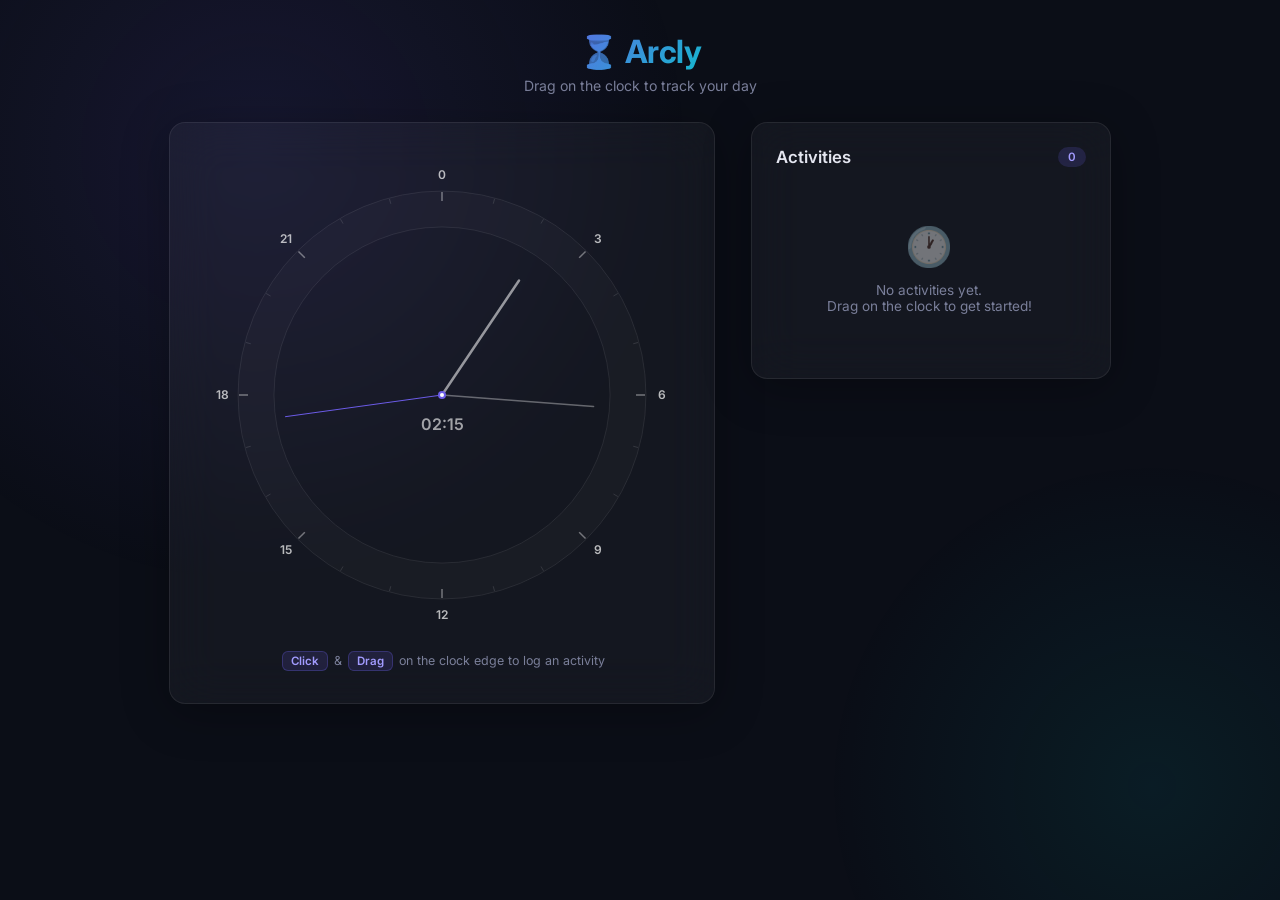
<file: index.html>
<!DOCTYPE html>
<html lang="en">
<head>
  <meta charset="UTF-8">
  <meta name="viewport" content="width=device-width, initial-scale=1.0">
  <meta name="description" content="Arcly — Interactive 24-hour clock time tracker. Drag on the clock to log your daily activities.">
  <title>Arcly — Daily Time Tracker</title>
  
  <!-- Favicons -->
  <link rel="icon" type="image/png" href="assets/favicon/favicon-96x96.png" sizes="96x96" />
  <link rel="icon" type="image/svg+xml" href="assets/favicon/favicon.svg" />
  <link rel="shortcut icon" href="assets/favicon/favicon.ico" />
  <link rel="apple-touch-icon" sizes="180x180" href="assets/favicon/apple-touch-icon.png" />
  <meta name="apple-mobile-web-app-title" content="Arcly" />
  <link rel="manifest" href="assets/favicon/site.webmanifest" />
  <meta name="theme-color" content="#151827" />

  <link href="https://fonts.googleapis.com/css2?family=Inter:wght@300;400;500;600;700&display=swap" rel="stylesheet">
  <link rel="stylesheet" href="css/styles.css">
</head>
<body>
  <div class="app">
    <header class="header">
      <h1>⏳ Arcly</h1>
      <p>Drag on the clock to track your day</p>
    </header>

    <div class="main-layout">
      <!-- Clock -->
      <div class="clock-panel">
        <div class="clock-wrap" id="clockWrap">
          <canvas id="clockCanvas" width="480" height="480"></canvas>
          <div class="clock-tooltip" id="tooltip"></div>
        </div>
        <div class="clock-help">
          <span>Click</span> &amp; <span>Drag</span> on the clock edge to log an activity
        </div>
      </div>

      <!-- Activity List -->
      <div class="activities-panel">
        <div class="activities-header">
          <h2>Activities</h2>
          <span class="activities-count" id="activityCount">0</span>
        </div>
        <div class="activities-list" id="activityList">
          <div class="empty-state" id="emptyState">
            <div class="icon">🕐</div>
            <p>No activities yet.<br>Drag on the clock to get started!</p>
          </div>
        </div>
        <button class="clear-all-btn" id="clearAllBtn" style="display:none;">Clear All Activities</button>
      </div>
    </div>
  </div>

  <!-- Activity Modal -->
  <div class="modal-overlay" id="modalOverlay">
    <div class="modal">
      <h3>Log Activity</h3>
      <p class="modal-time" id="modalTime">1:00 AM — 3:00 AM</p>

      <label for="activityInput">What did you do?</label>
      <input type="text" id="activityInput" placeholder="e.g. Studied physics, Played football…" maxlength="60" autocomplete="off">

      <label>Category</label>
      <div class="category-grid" id="categoryGrid"></div>

      <div class="modal-actions">
        <button class="btn-cancel" id="btnCancel">Cancel</button>
        <button class="btn-save" id="btnSave">Save Activity</button>
      </div>
    </div>
  </div>

  <script type="module" src="js/app.js"></script>

  <!-- Service Worker Registration -->
  <script>
    if ('serviceWorker' in navigator) {
      navigator.serviceWorker.register('./sw.js')
        .then(reg => console.log('SW registered:', reg.scope))
        .catch(err => console.warn('SW registration failed:', err));
    }
  </script>
</body>
</html>
</file>
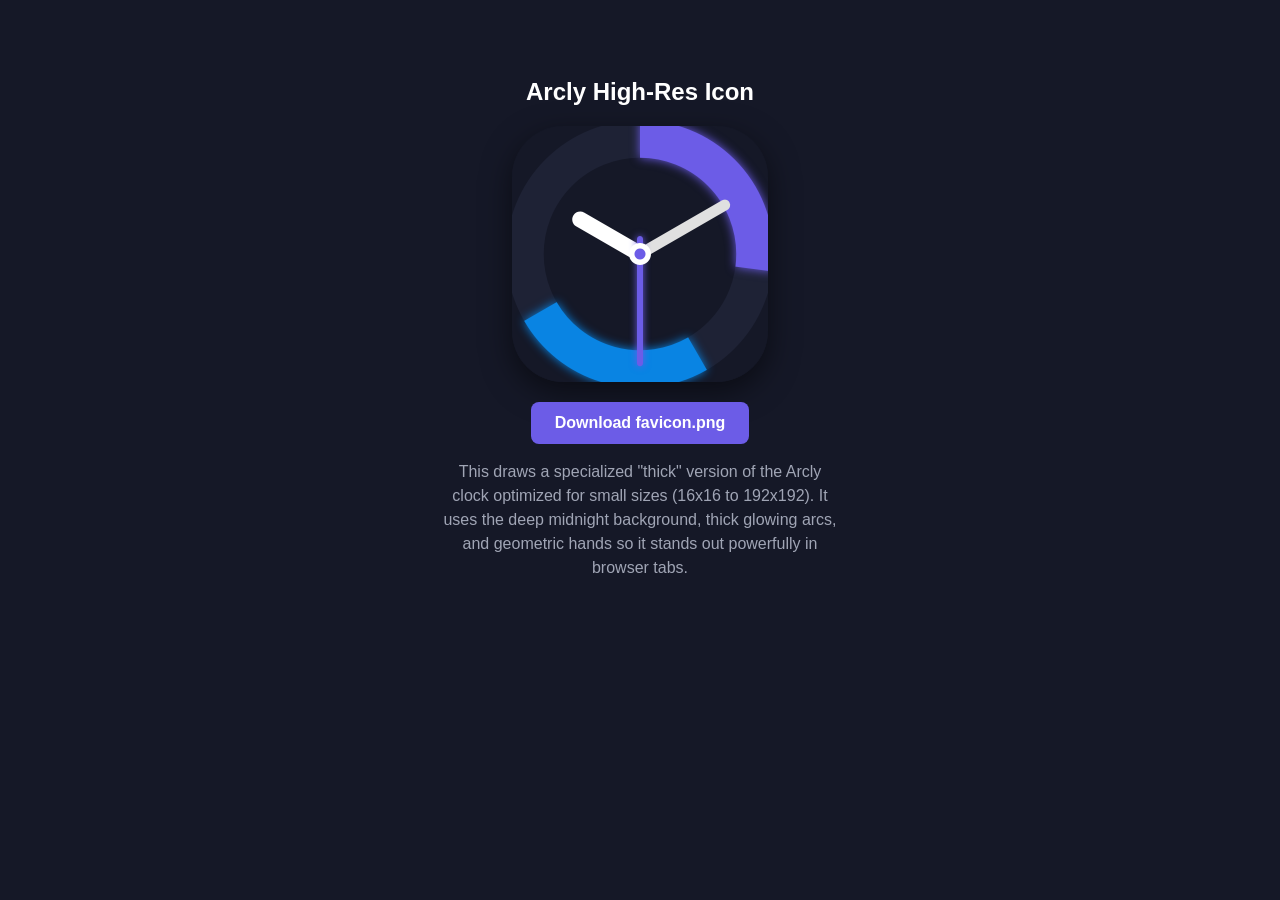
<file: assets/favicon/generate-favicon.html>
<!DOCTYPE html>
<html lang="en">
<head>
  <meta charset="UTF-8">
  <title>Arcly Favicon Generator</title>
  <style>
    body {
      background: #151827;
      color: white;
      font-family: sans-serif;
      display: flex;
      flex-direction: column;
      align-items: center;
      padding: 50px;
    }
    canvas {
      border-radius: 20%;
      box-shadow: 0 10px 30px rgba(0,0,0,0.5);
      margin-bottom: 20px;
      width: 256px;
      height: 256px;
    }
    button {
      background: #6c5ce7;
      color: white;
      border: none;
      padding: 12px 24px;
      border-radius: 8px;
      font-size: 16px;
      font-weight: bold;
      cursor: pointer;
      transition: transform 0.2s, background 0.2s;
    }
    button:hover {
      background: #5649c0;
      transform: scale(1.05);
    }
    .instructions {
      max-width: 400px;
      text-align: center;
      color: #a0a5b5;
      line-height: 1.5;
    }
  </style>
</head>
<body>

  <h2>Arcly High-Res Icon</h2>
  <canvas id="faviconCanvas" width="512" height="512"></canvas>
  <button onclick="downloadIcon()">Download favicon.png</button>

  <p class="instructions">
    This draws a specialized "thick" version of the Arcly clock optimized for small sizes (16x16 to 192x192). It uses the deep midnight background, thick glowing arcs, and geometric hands so it stands out powerfully in browser tabs.
  </p>

  <script>
    const canvas = document.getElementById('faviconCanvas');
    const ctx = canvas.getContext('2d');
    
    const SIZE = 512;
    const CX = SIZE / 2;
    const CY = SIZE / 2;
    const RADIUS = 230; // ─── ZOOMED IN (was 180)
    const ARC_W = 75;   // ─── THICKER (was 56)

    // Background (Deep Midnight Option 1)
    ctx.fillStyle = '#151827';
    ctx.fillRect(0, 0, SIZE, SIZE);

    // 1. Base Ring (slightly lighter to give form)
    ctx.beginPath();
    ctx.arc(CX, CY, RADIUS, 0, 2 * Math.PI);
    ctx.strokeStyle = '#1e2235';
    ctx.lineWidth = ARC_W;
    ctx.stroke();

    // 2. Activity Arcs (BOLDER GLOW)
    function drawArc(startH, endH, color) {
      const s = -Math.PI/2 + (startH / 24) * 2 * Math.PI;
      const e = -Math.PI/2 + (endH / 24) * 2 * Math.PI;
      ctx.beginPath();
      ctx.arc(CX, CY, RADIUS, s, e);
      ctx.strokeStyle = color;
      ctx.lineWidth = ARC_W;
      
      ctx.shadowColor = color;
      ctx.shadowBlur = 20;
      ctx.stroke();
    }

    // Add iconic arcs
    drawArc(0, 6.5, '#6c5ce7');  // Study (Purple) 
    drawArc(10, 16, '#0984e3'); // Work (Blue)

    ctx.shadowBlur = 0;

    // ─── REMOVED DOTS (They take up too much space) ───

    // 3. Hero Clock Hands (SUPERTALL & BOLD)
    // Hour hand 
    const hAngle = -Math.PI/2 + (10/12) * 2 * Math.PI;
    ctx.beginPath();
    ctx.moveTo(CX, CY);
    ctx.lineTo(CX + Math.cos(hAngle) * (RADIUS * 0.6), CY + Math.sin(hAngle) * (RADIUS * 0.6));
    ctx.strokeStyle = '#ffffff';
    ctx.lineWidth = 32;
    ctx.lineCap = 'round';
    ctx.stroke();

    // Minute hand
    const mAngle = -Math.PI/2 + (2/12) * 2 * Math.PI;
    ctx.beginPath();
    ctx.moveTo(CX, CY);
    ctx.lineTo(CX + Math.cos(mAngle) * (RADIUS * 0.85), CY + Math.sin(mAngle) * (RADIUS * 0.85));
    ctx.strokeStyle = '#e0e0e0';
    ctx.lineWidth = 22;
    ctx.lineCap = 'round';
    ctx.stroke();

    // Second hand (Accent Purple - Bolder)
    const sAngle = -Math.PI/2 + (6/12) * 2 * Math.PI;
    ctx.beginPath();
    ctx.moveTo(CX - Math.cos(sAngle)*30, CY - Math.sin(sAngle)*30);
    ctx.lineTo(CX + Math.cos(sAngle) * (RADIUS * 0.95), CY + Math.sin(sAngle) * (RADIUS * 0.95));
    ctx.strokeStyle = '#6c5ce7';
    ctx.lineWidth = 12;
    ctx.lineCap = 'round';
    
    ctx.shadowColor = '#6c5ce7';
    ctx.shadowBlur = 15;
    ctx.stroke();

    // Center pivot
    ctx.beginPath();
    ctx.arc(CX, CY, 22, 0, 2 * Math.PI);
    ctx.fillStyle = '#ffffff';
    ctx.shadowBlur = 0;
    ctx.fill();
    ctx.beginPath();
    ctx.arc(CX, CY, 11, 0, 2 * Math.PI);
    ctx.fillStyle = '#6c5ce7';
    ctx.fill();

    function downloadIcon() {
      const link = document.createElement('a');
      link.download = 'favicon-source.png';
      link.href = canvas.toDataURL('image/png');
      link.click();
    }
  </script>
</body>
</html>
</file>
<file: css/styles.css>
/* ===== RESET & ROOT ===== */
*, *::before, *::after { box-sizing: border-box; margin: 0; padding: 0; }

:root {
  --bg: #0b0e17;
  --bg-card: rgba(255, 255, 255, 0.04);
  --bg-card-hover: rgba(255, 255, 255, 0.07);
  --border: rgba(255, 255, 255, 0.08);
  --text: #e4e6f0;
  --text-muted: #7a7f9a;
  --accent: #6c5ce7;
  --accent-glow: rgba(108, 92, 231, 0.35);
  --danger: #ff6b6b;
  --radius: 16px;
  --font: 'Inter', -apple-system, sans-serif;
}

body {
  font-family: var(--font);
  background: var(--bg);
  color: var(--text);
  min-height: 100vh;
  overflow-x: hidden;
  position: relative;
}

/* ===== AMBIENT BACKGROUND ===== */
body::before {
  content: '';
  position: fixed;
  top: -40%; left: -20%;
  width: 80vw; height: 80vw;
  background: radial-gradient(circle, rgba(108,92,231,0.12), transparent 60%);
  pointer-events: none;
  z-index: 0;
}
body::after {
  content: '';
  position: fixed;
  bottom: -30%; right: -20%;
  width: 60vw; height: 60vw;
  background: radial-gradient(circle, rgba(0,206,209,0.08), transparent 60%);
  pointer-events: none;
  z-index: 0;
}

/* ===== LAYOUT ===== */
.app {
  position: relative;
  z-index: 1;
  display: flex;
  flex-direction: column;
  align-items: center;
  padding: 32px 20px 60px;
  min-height: 100vh;
}

.header {
  text-align: center;
  margin-bottom: 28px;
}
.header h1 {
  font-size: 2rem;
  font-weight: 700;
  background: linear-gradient(135deg, #6c5ce7, #00cec9);
  -webkit-background-clip: text;
  -webkit-text-fill-color: transparent;
  letter-spacing: -0.5px;
}
.header p {
  color: var(--text-muted);
  font-size: 0.88rem;
  margin-top: 6px;
}

.main-layout {
  display: flex;
  gap: 36px;
  align-items: flex-start;
  justify-content: center;
  flex-wrap: wrap;
  width: 100%;
  max-width: 1100px;
}

/* ===== CLOCK CONTAINER ===== */
.clock-panel {
  background: var(--bg-card);
  border: 1px solid var(--border);
  border-radius: var(--radius);
  backdrop-filter: blur(24px);
  -webkit-backdrop-filter: blur(24px);
  padding: 32px;
  display: flex;
  flex-direction: column;
  align-items: center;
  box-shadow: 0 8px 48px rgba(0,0,0,0.3);
  position: relative;
}

.clock-wrap {
  position: relative;
  cursor: crosshair;
}

#clockCanvas {
  display: block;
  border-radius: 50%;
}

.clock-tooltip {
  position: absolute;
  background: rgba(20,22,35,0.92);
  border: 1px solid var(--border);
  border-radius: 10px;
  padding: 8px 14px;
  font-size: 0.82rem;
  font-weight: 500;
  color: var(--text);
  pointer-events: none;
  opacity: 0;
  transition: opacity 0.15s;
  white-space: nowrap;
  z-index: 10;
  backdrop-filter: blur(12px);
}
.clock-tooltip.visible {
  opacity: 1;
}

.clock-help {
  margin-top: 16px;
  font-size: 0.78rem;
  color: var(--text-muted);
  text-align: center;
}
.clock-help span {
  display: inline-block;
  background: rgba(108,92,231,0.15);
  border: 1px solid rgba(108,92,231,0.3);
  border-radius: 6px;
  padding: 2px 8px;
  font-size: 0.72rem;
  font-weight: 600;
  color: #a29bfe;
  margin: 0 2px;
}

/* ===== ACTIVITIES PANEL ===== */
.activities-panel {
  background: var(--bg-card);
  border: 1px solid var(--border);
  border-radius: var(--radius);
  backdrop-filter: blur(24px);
  -webkit-backdrop-filter: blur(24px);
  padding: 24px;
  width: 360px;
  max-height: 540px;
  box-shadow: 0 8px 48px rgba(0,0,0,0.3);
  display: flex;
  flex-direction: column;
}

.activities-header {
  display: flex;
  align-items: center;
  justify-content: space-between;
  margin-bottom: 16px;
}
.activities-header h2 {
  font-size: 1.05rem;
  font-weight: 600;
  color: var(--text);
}
.activities-count {
  font-size: 0.72rem;
  font-weight: 600;
  background: rgba(108,92,231,0.18);
  color: #a29bfe;
  padding: 3px 10px;
  border-radius: 20px;
}

.activities-list {
  flex: 1;
  overflow-y: auto;
  display: flex;
  flex-direction: column;
  gap: 8px;
  padding-right: 4px;
}
.activities-list::-webkit-scrollbar { width: 4px; }
.activities-list::-webkit-scrollbar-track { background: transparent; }
.activities-list::-webkit-scrollbar-thumb { background: rgba(255,255,255,0.1); border-radius: 4px; }

.activity-item {
  display: flex;
  align-items: center;
  gap: 12px;
  padding: 12px 14px;
  background: rgba(255,255,255,0.03);
  border: 1px solid rgba(255,255,255,0.05);
  border-radius: 12px;
  transition: all 0.2s;
  animation: slideIn 0.3s ease-out;
}
.activity-item:hover {
  background: var(--bg-card-hover);
  border-color: rgba(255,255,255,0.1);
}

@keyframes slideIn {
  from { opacity: 0; transform: translateY(8px); }
  to { opacity: 1; transform: translateY(0); }
}

.activity-dot {
  width: 10px;
  height: 10px;
  border-radius: 50%;
  flex-shrink: 0;
  box-shadow: 0 0 8px currentColor;
}
.activity-info {
  flex: 1;
  min-width: 0;
}
.activity-name {
  font-size: 0.88rem;
  font-weight: 500;
  white-space: nowrap;
  overflow: hidden;
  text-overflow: ellipsis;
}
.activity-time {
  font-size: 0.74rem;
  color: var(--text-muted);
  margin-top: 2px;
}
.activity-delete {
  background: none;
  border: none;
  color: var(--text-muted);
  cursor: pointer;
  padding: 4px;
  border-radius: 6px;
  transition: all 0.2s;
  font-size: 1rem;
  line-height: 1;
  flex-shrink: 0;
}
.activity-delete:hover {
  color: var(--danger);
  background: rgba(255,107,107,0.1);
}

.empty-state {
  text-align: center;
  padding: 40px 20px;
  color: var(--text-muted);
  font-size: 0.85rem;
}
.empty-state .icon {
  font-size: 2.4rem;
  margin-bottom: 12px;
  opacity: 0.4;
}

.clear-all-btn {
  margin-top: 14px;
  background: rgba(255,107,107,0.08);
  border: 1px solid rgba(255,107,107,0.2);
  color: var(--danger);
  padding: 9px 16px;
  border-radius: 10px;
  cursor: pointer;
  font-size: 0.78rem;
  font-weight: 600;
  font-family: var(--font);
  transition: all 0.2s;
  width: 100%;
}
.clear-all-btn:hover {
  background: rgba(255,107,107,0.15);
}

/* ===== MODAL ===== */
.modal-overlay {
  position: fixed;
  inset: 0;
  background: rgba(0,0,0,0.6);
  backdrop-filter: blur(8px);
  z-index: 100;
  display: flex;
  align-items: center;
  justify-content: center;
  opacity: 0;
  pointer-events: none;
  transition: opacity 0.25s;
}
.modal-overlay.active {
  opacity: 1;
  pointer-events: all;
}

.modal {
  background: #151827;
  border: 1px solid var(--border);
  border-radius: 20px;
  padding: 32px;
  width: 380px;
  max-width: 92vw;
  transform: translateY(20px) scale(0.96);
  transition: transform 0.3s cubic-bezier(0.16, 1, 0.3, 1);
  box-shadow: 0 24px 80px rgba(0,0,0,0.5);
}
.modal-overlay.active .modal {
  transform: translateY(0) scale(1);
}

.modal h3 {
  font-size: 1.1rem;
  font-weight: 600;
  margin-bottom: 4px;
}
.modal .modal-time {
  color: var(--text-muted);
  font-size: 0.82rem;
  margin-bottom: 20px;
}

.modal label {
  display: block;
  font-size: 0.78rem;
  font-weight: 600;
  color: var(--text-muted);
  text-transform: uppercase;
  letter-spacing: 0.5px;
  margin-bottom: 8px;
}

.modal input[type="text"] {
  width: 100%;
  background: rgba(255,255,255,0.05);
  border: 1px solid rgba(255,255,255,0.1);
  border-radius: 10px;
  padding: 12px 16px;
  color: var(--text);
  font-size: 0.92rem;
  font-family: var(--font);
  outline: none;
  transition: border-color 0.2s;
  margin-bottom: 20px;
}
.modal input[type="text"]:focus {
  border-color: var(--accent);
  box-shadow: 0 0 0 3px var(--accent-glow);
}
.modal input[type="text"]::placeholder {
  color: var(--text-muted);
}

.category-grid {
  display: grid;
  grid-template-columns: repeat(3, 1fr);
  gap: 8px;
  margin-bottom: 24px;
}
.category-btn {
  background: rgba(255,255,255,0.04);
  border: 1px solid rgba(255,255,255,0.08);
  border-radius: 10px;
  padding: 10px 6px;
  cursor: pointer;
  text-align: center;
  font-size: 0.78rem;
  font-weight: 500;
  font-family: var(--font);
  color: var(--text-muted);
  transition: all 0.2s;
}
.category-btn:hover {
  background: rgba(255,255,255,0.07);
}
.category-btn.selected {
  border-color: var(--cat-color, var(--accent));
  background: var(--cat-bg, var(--accent-glow));
  color: var(--text);
}
.category-btn .cat-icon {
  font-size: 1.2rem;
  display: block;
  margin-bottom: 4px;
}

.modal-actions {
  display: flex;
  gap: 10px;
}
.modal-actions button {
  flex: 1;
  padding: 12px;
  border-radius: 10px;
  font-size: 0.88rem;
  font-weight: 600;
  font-family: var(--font);
  cursor: pointer;
  transition: all 0.2s;
  border: none;
}
.btn-cancel {
  background: rgba(255,255,255,0.06);
  color: var(--text-muted);
}
.btn-cancel:hover { background: rgba(255,255,255,0.1); }
.btn-save {
  background: linear-gradient(135deg, #6c5ce7, #a29bfe);
  color: white;
  box-shadow: 0 4px 20px var(--accent-glow);
}
.btn-save:hover { box-shadow: 0 6px 30px rgba(108,92,231,0.5); transform: translateY(-1px); }

/* ===== RESPONSIVE ===== */
@media (max-width: 800px) {
  .main-layout { flex-direction: column; align-items: center; }
  .activities-panel { width: 100%; max-width: 440px; max-height: none; }
}
</file>
